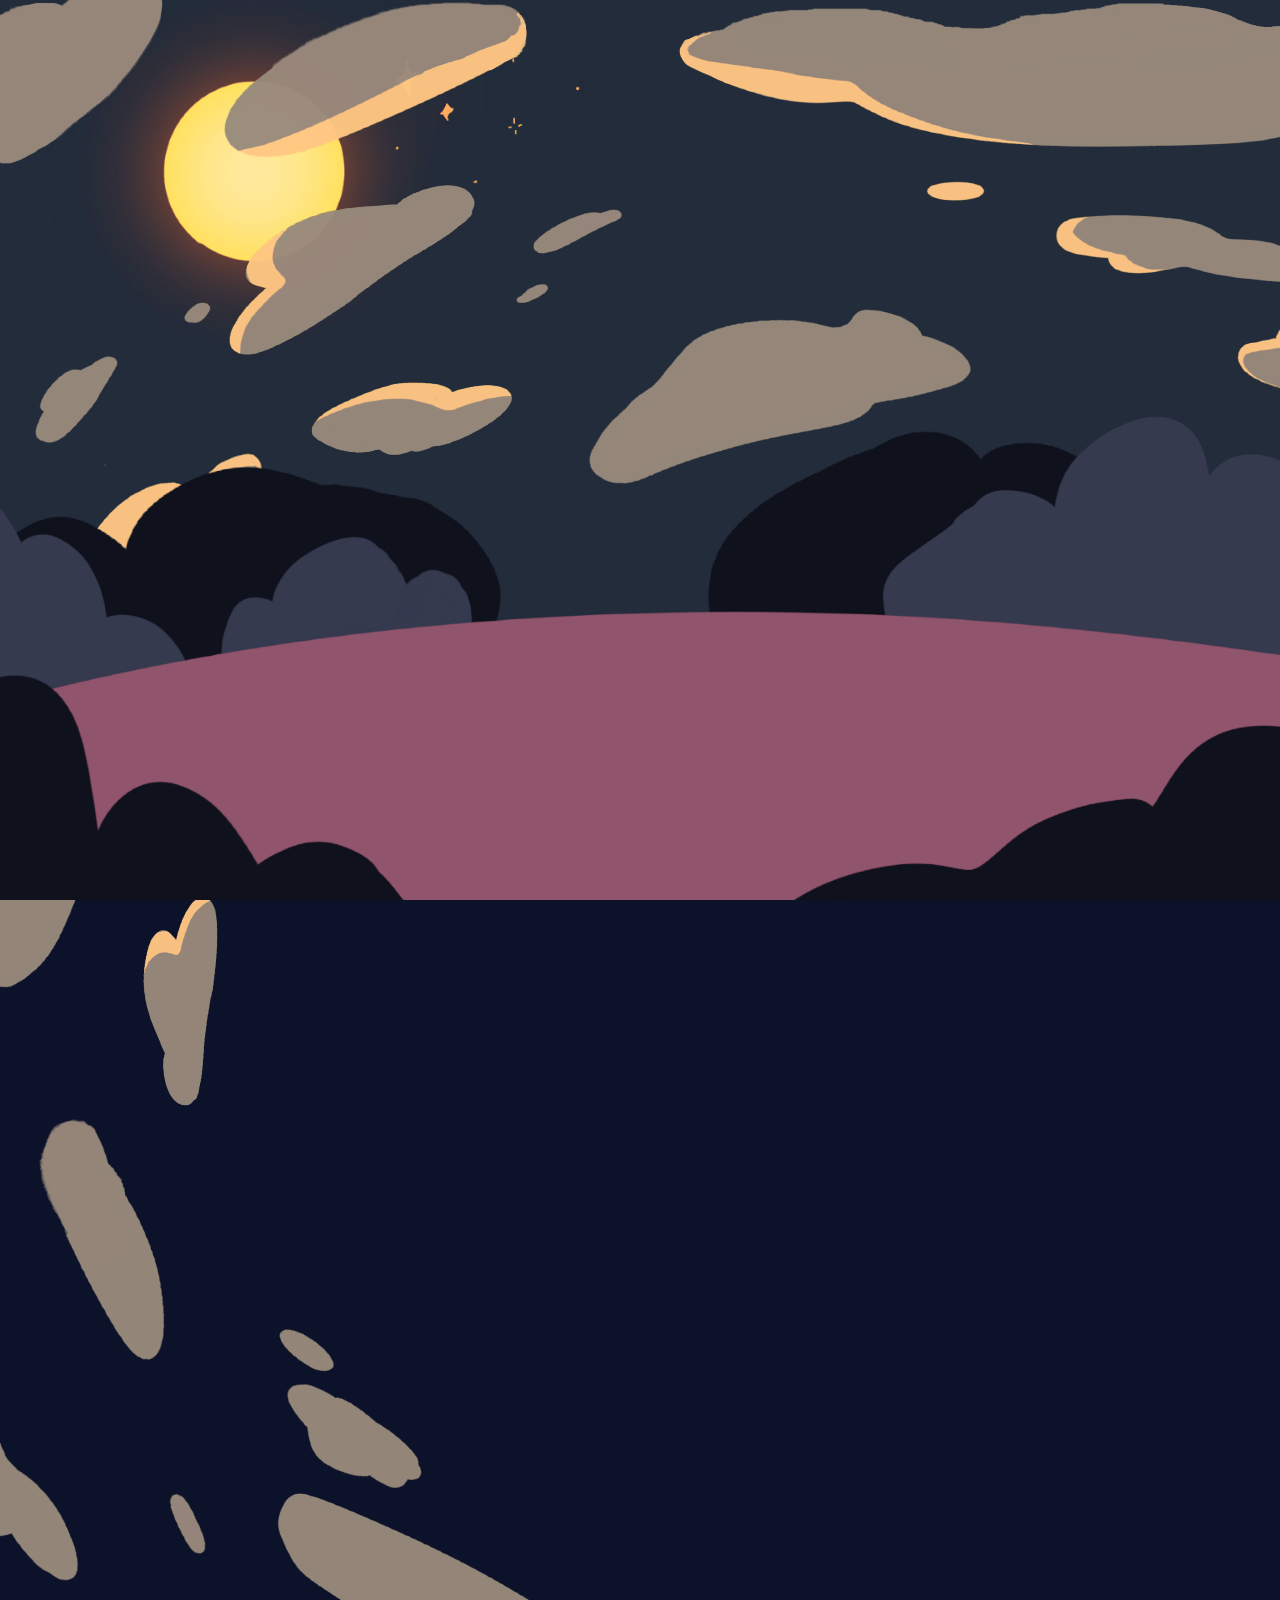
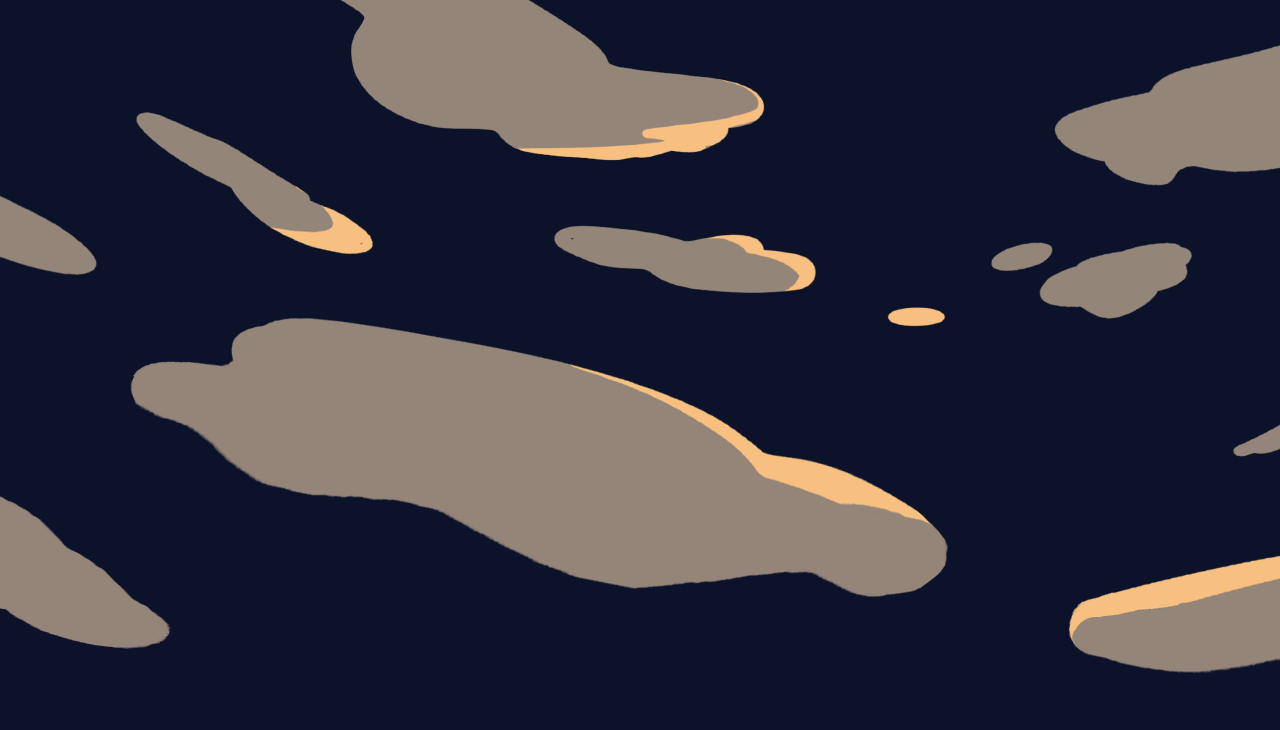
<file: movingBackground/index.html>
<!DOCTYPE html>
<html lang="kr">
  <head>
    <meta charset="UTF-8" />
    <meta name="viewport" content="width=device-width, initial-scale=1.0" />
    <link rel="stylesheet" type="text/css" href="asset/styles/base.css" />
    <link rel="icon" type="image/png" href="asset/images/hi.png" />
    <title>서바명보</title>
  </head>

  <body>
    <!-- moon -->
    <!-- <span class="layer-1 moonshadow"></span> -->
    <img
      class="layer-1 layerimage"
      id="sky"
      src="asset/images/sky_with_stars.png"
    />
    <!-- stars -->
    <div class="stars">
      <div class="star"></div>
      <div class="star"></div>
      <div class="star"></div>
      <div class="star"></div>
      <div class="star"></div>
      <div class="star"></div>
      <div class="star"></div>
      <div class="star"></div>
      <div class="star"></div>
      <div class="star"></div>
      <div class="star"></div>
      <div class="star"></div>
      <div class="star"></div>
      <div class="star"></div>
      <div class="star"></div>
      <div class="star"></div>
      <div class="star"></div>
      <div class="star"></div>
      <div class="star"></div>
      <div class="star"></div>
    </div>
    <!-- cloud -->
    <img
      class="layer-2 cloud-layer"
      id="cloud"
      src="asset/images/cloudbg.png"
    />
    <!-- background -->
    <img class="layer-0 layerimage" id="base" src="asset/images/base.png" />
    <img class="layer-3 layerimage" id="bush1" src="asset/images/bush1.png" />
    <img class="layer-4 layerimage" id="bush2" src="asset/images/bush2.png" />
    <img class="layer-5 layerimage" id="land" src="asset/images/land.png" />
    <img class="layer-6 layerimage" id="bush3" src="asset/images/bush3.png" />
    <script type="module" src="asset/js/app.js"></script>
  </body>
</html>
</file>
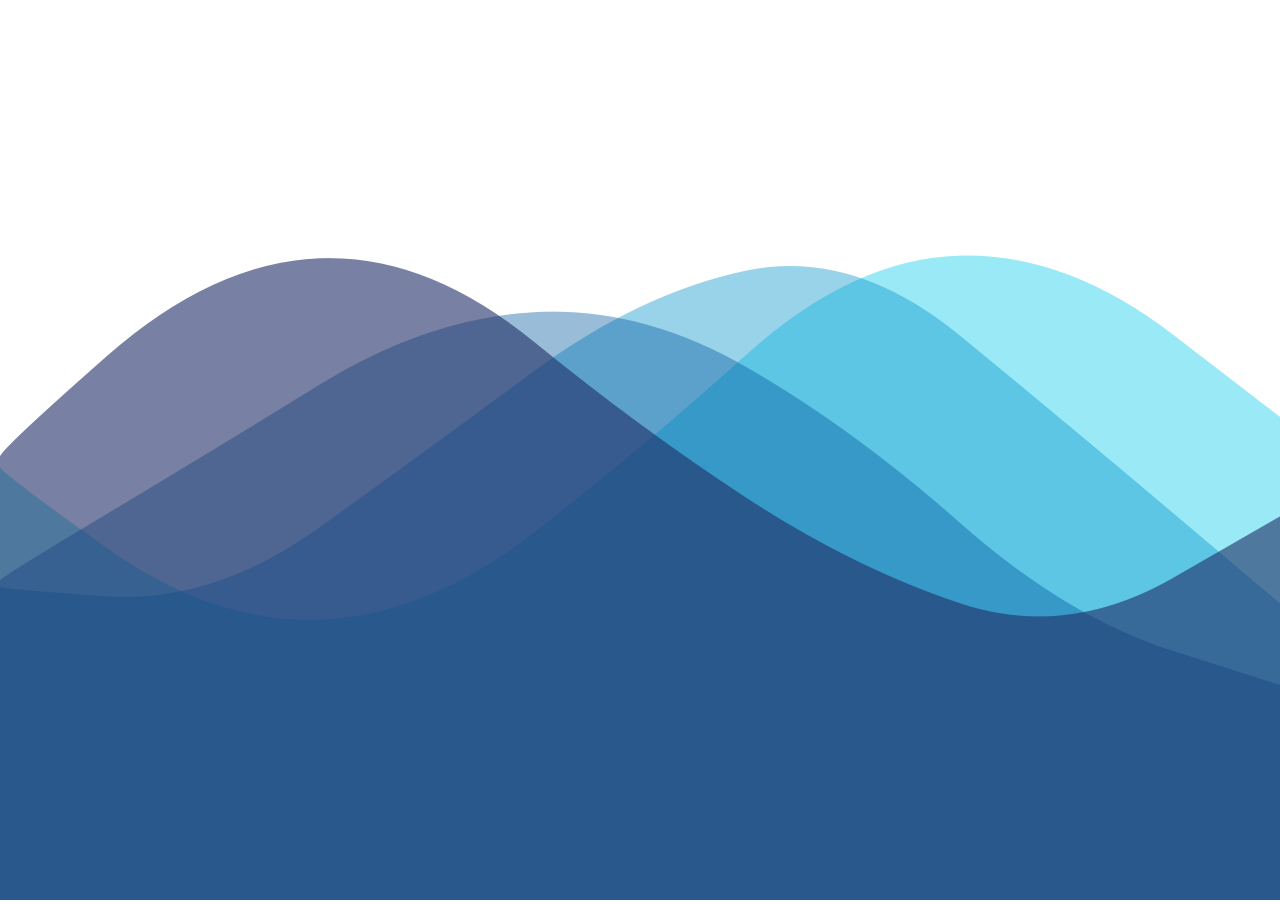
<file: wave/index.html>
<!DOCTYPE html>
<html lang="kr">

<head>
    <meta charset="UTF-8">
    <meta name="viewport" content="width=device-width, initial-scale=1.0">
    <title>wave</title>
    <link rel="stylesheet" type="text/css" href="style.css">
</head>

<body>
    <script type="module" src="app.js"></script>
</body>

</html>
</file>
<file: movingBackground/asset/styles/base.css>
* {
  user-select: none;
  -ms-user-select: none;
  outline: 0;
  margin: 0;
  padding: 0;
  -webkit-tap-highlight-color: rgba(0, 0, 0, 0);
}

html {
  width: 100%;
  height: 100%;
}

body {
  width: 100%;
  height: 100%;
  overflow: hidden;
  background-color: rgb(11, 18, 41);
  display: flex;
  justify-content: center;
  align-items: center;
}

/* layers */
.layerimage {
  width: 100%;
  height: 100%;
  object-fit: cover;
  position: absolute;
}
.layer-0 {
  /* base.png */
  z-index: 0;
}

.layer-1 {
  /* moon */
  z-index: 1;
}
.layer-2 {
  /* cloud */
  z-index: 2;
}
.layer-3 {
  /* bush1 */
  z-index: 3;
}
.layer-4 {
  /* bush2 */
  z-index: 4;
}
.layer-5 {
  /* land */
  z-index: 5;
}
.layer-6 {
  /* bush3 */
  z-index: 6;
}

/* objects  */
/* stars */

.stars {
  z-index: 1;
  position: fixed;
  top: 0;
  left: 0;
  width: 70%;
  height: 80%;
  transform: rotate(-150deg);
}

.star {
  z-index: 1;
  --star-color: #ca9033;
  --star-tail-length: 6em;
  --star-tail-height: 2px;
  --star-width: calc(var(--star-tail-length) / 6);
  --fall-duration: 9s;
  --tail-fade-duration: var(--fall-duration);
  position: absolute;
  top: var(--top-offset);
  left: 0;
  width: var(--star-tail-length);
  height: var(--star-tail-height);
  color: var(--star-color);
  background: linear-gradient(45deg, currentColor, transparent);
  border-radius: 50%;
  filter: drop-shadow(0 0 6px currentColor);
  transform: translate3d(104em, 0, 0);
  animation: fall var(--fall-duration) var(--fall-delay) linear infinite,
    tail-fade var(--tail-fade-duration) var(--fall-delay) ease-out infinite;
}
@media screen and (max-width: 750px) {
  .star {
    animation: fall var(--fall-duration) var(--fall-delay) linear infinite;
  }
}
.star:nth-child(1) {
  --star-tail-length: 6.36em;
  --top-offset: 99.4vh;
  --fall-duration: 18.239s;
  --fall-delay: 7.925s;
}
.star:nth-child(2) {
  --star-tail-length: 5.3em;
  --top-offset: 96.46vh;
  --fall-duration: 17.856s;
  --fall-delay: 1.79s;
}
.star:nth-child(3) {
  --star-tail-length: 6.56em;
  --top-offset: 39.65vh;
  --fall-duration: 17.277s;
  --fall-delay: 6.991s;
}
.star:nth-child(4) {
  --star-tail-length: 5.38em;
  --top-offset: 25.75vh;
  --fall-duration: 14.018s;
  --fall-delay: 0.554s;
}
.star:nth-child(5) {
  --star-tail-length: 6.9em;
  --top-offset: 45.91vh;
  --fall-duration: 18.811s;
  --fall-delay: 2.312s;
}
.star:nth-child(6) {
  --star-tail-length: 5.05em;
  --top-offset: 12.13vh;
  --fall-duration: 19.636s;
  --fall-delay: 3.338s;
}
.star:nth-child(7) {
  --star-tail-length: 6.18em;
  --top-offset: 16.06vh;
  --fall-duration: 18.316s;
  --fall-delay: 7.267s;
}
.star:nth-child(8) {
  --star-tail-length: 5.78em;
  --top-offset: 97.89vh;
  --fall-duration: 14.887s;
  --fall-delay: 8.584s;
}
.star:nth-child(9) {
  --star-tail-length: 6.48em;
  --top-offset: 83.31vh;
  --fall-duration: 17.51s;
  --fall-delay: 2.44s;
}
.star:nth-child(10) {
  --star-tail-length: 5.76em;
  --top-offset: 93.1vh;
  --fall-duration: 18.501s;
  --fall-delay: 3.692s;
}
.star:nth-child(11) {
  --star-tail-length: 6.23em;
  --top-offset: 79.32vh;
  --fall-duration: 15.235s;
  --fall-delay: 4.398s;
}
.star:nth-child(12) {
  --star-tail-length: 6.26em;
  --top-offset: 40.99vh;
  --fall-duration: 18.127s;
  --fall-delay: 0.303s;
}
.star:nth-child(13) {
  --star-tail-length: 6.29em;
  --top-offset: 87.71vh;
  --fall-duration: 15.957s;
  --fall-delay: 0.603s;
}
.star:nth-child(14) {
  --star-tail-length: 5.63em;
  --top-offset: 43.47vh;
  --fall-duration: 13.133s;
  --fall-delay: 8.971s;
}
.star:nth-child(15) {
  --star-tail-length: 5.66em;
  --top-offset: 77.65vh;
  --fall-duration: 16.352s;
  --fall-delay: 2.95s;
}
.star:nth-child(16) {
  --star-tail-length: 5.63em;
  --top-offset: 85.37vh;
  --fall-duration: 17.611s;
  --fall-delay: 9.647s;
}
.star:nth-child(17) {
  --star-tail-length: 6.36em;
  --top-offset: 20.37vh;
  --fall-duration: 16.109s;
  --fall-delay: 0.038s;
}
.star:nth-child(18) {
  --star-tail-length: 6.17em;
  --top-offset: 14.11vh;
  --fall-duration: 16.291s;
  --fall-delay: 9.4s;
}
.star:nth-child(19) {
  --star-tail-length: 6em;
  --top-offset: 39.28vh;
  --fall-duration: 15.3s;
  --fall-delay: 8.867s;
}
.star:nth-child(20) {
  --star-tail-length: 6.8em;
  --top-offset: 73.02vh;
  --fall-duration: 11.685s;
  --fall-delay: 7.537s;
}

.star::before,
.star::after {
  position: absolute;
  content: "";
  top: 0;
  left: calc(var(--star-width) / -2);
  width: var(--star-width);
  height: 100%;
  background: linear-gradient(45deg, transparent, currentColor, transparent);
  border-radius: inherit;
  animation: blink 2s linear infinite;
}
.star::before {
  transform: rotate(45deg);
}
.star::after {
  transform: rotate(-45deg);
}

@keyframes fall {
  to {
    transform: translate3d(-30em, 0, 0);
  }
}
@keyframes tail-fade {
  0%,
  50% {
    width: var(--star-tail-length);
    opacity: 1;
  }
  70%,
  80% {
    width: 0;
    opacity: 0.4;
  }
  100% {
    width: 0;
    opacity: 0;
  }
}
@keyframes blink {
  50% {
    opacity: 0.6;
  }
}

/* cloud */
.cloud-layer {
  z-index: 2;
  position: absolute;
  left: -320px;
  top: -170px;
  /* 투명도 (백분율) */
  opacity: 0.97;
  animation: spin 150s infinite linear;
  -webkit-animation: spin 150s infinite linear;
  -moz-animation: spin 150s infinite linear;
  -ms-animation: spin 150s infinite linear;
  -webkit-transform-origin: 1250px 1250px;
  -moz-transform-origin: 1250px 1250px;
  -ms-transform-origin: 1250px 1250px;
  transform-origin: 1250px 1250px;
  background-size: cover;
  -webkit-background-size: contain;
  -moz-background-size: contain;
}

/* moon */
.moon {
  position: absolute;
  left: 394px;
  top: 45px;
}

/* 달 그림자 */
.moonshadow {
  position: absolute;
  left: 396px;
  top: 95px;
  width: 213px;
  height: 213px;
  background-color: black;
  border-radius: 105px;
  opacity: 0.7;
  -webkit-animation: pulse 3s linear 3s infinite;
}
.smile {
  position: absolute;
  left: 310px;
  top: 50px;
  width: 350px;
  height: 277px;
  border-radius: 10px solid transparent;
}
/* animations */
@-webkit-keyframes pulse {
  0% {
    box-shadow: 0 0 32px #ca9033, inset 0 0 32px #ca9033;
  }
  50% {
    box-shadow: 0 0 128px #ca9033, inset 0 0 128px #ca9033;
  }
  100% {
    box-shadow: 0 0 32px #ca9033, inset 0 0 32px #ca9033;
  }
}

@-moz-keyframes spin {
  0% {
    -webkit-transform: rotateZ(0deg);
    -moz-transform: rotateZ(0deg);
    -ms-transform: rotateZ(0deg);
    transform: rotateZ(0deg);
  }
  100% {
    -webkit-transform: rotateZ(360deg);
    -moz-transform: rotateZ(360deg);
    -ms-transform: rotateZ(360deg);
    transform: rotateZ(360deg);
  }
}
@-webkit-keyframes spin {
  0% {
    -webkit-transform: rotateZ(0deg);
    -moz-transform: rotateZ(0deg);
    -ms-transform: rotateZ(0deg);
    transform: rotateZ(0deg);
  }
  100% {
    -webkit-transform: rotateZ(360deg);
    -moz-transform: rotateZ(360deg);
    -ms-transform: rotateZ(360deg);
    transform: rotateZ(360deg);
  }
}
@-o-keyframes spin {
  0% {
    -webkit-transform: rotateZ(0deg);
    -moz-transform: rotateZ(0deg);
    -ms-transform: rotateZ(0deg);
    transform: rotateZ(0deg);
  }
  100% {
    -webkit-transform: rotateZ(360deg);
    -moz-transform: rotateZ(360deg);
    -ms-transform: rotateZ(360deg);
    transform: rotateZ(360deg);
  }
}
@keyframes spin {
  0% {
    -webkit-transform: rotateZ(0deg);
    -moz-transform: rotateZ(0deg);
    -ms-transform: rotateZ(0deg);
    transform: rotateZ(0deg);
  }
  100% {
    -webkit-transform: rotateZ(360deg);
    -moz-transform: rotateZ(360deg);
    -ms-transform: rotateZ(360deg);
    transform: rotateZ(360deg);
  }
}
</file>
<file: wave/style.css>
* {
  user-select: none;
  -ms-user-select: none;
  outline: 0;
  margin: 0;
  padding: 0;
  -webkit-tap-highlight-color: rgba(0, 0, 0, 0);
}

html{
    width:100%;
    height:100%;
}

body{
    width:100%;
    height:100%;
    overflow:hidden;
    background-color: #ffffff;
}

canvas {
    width:100%;
    height:100%;
}
</file>
